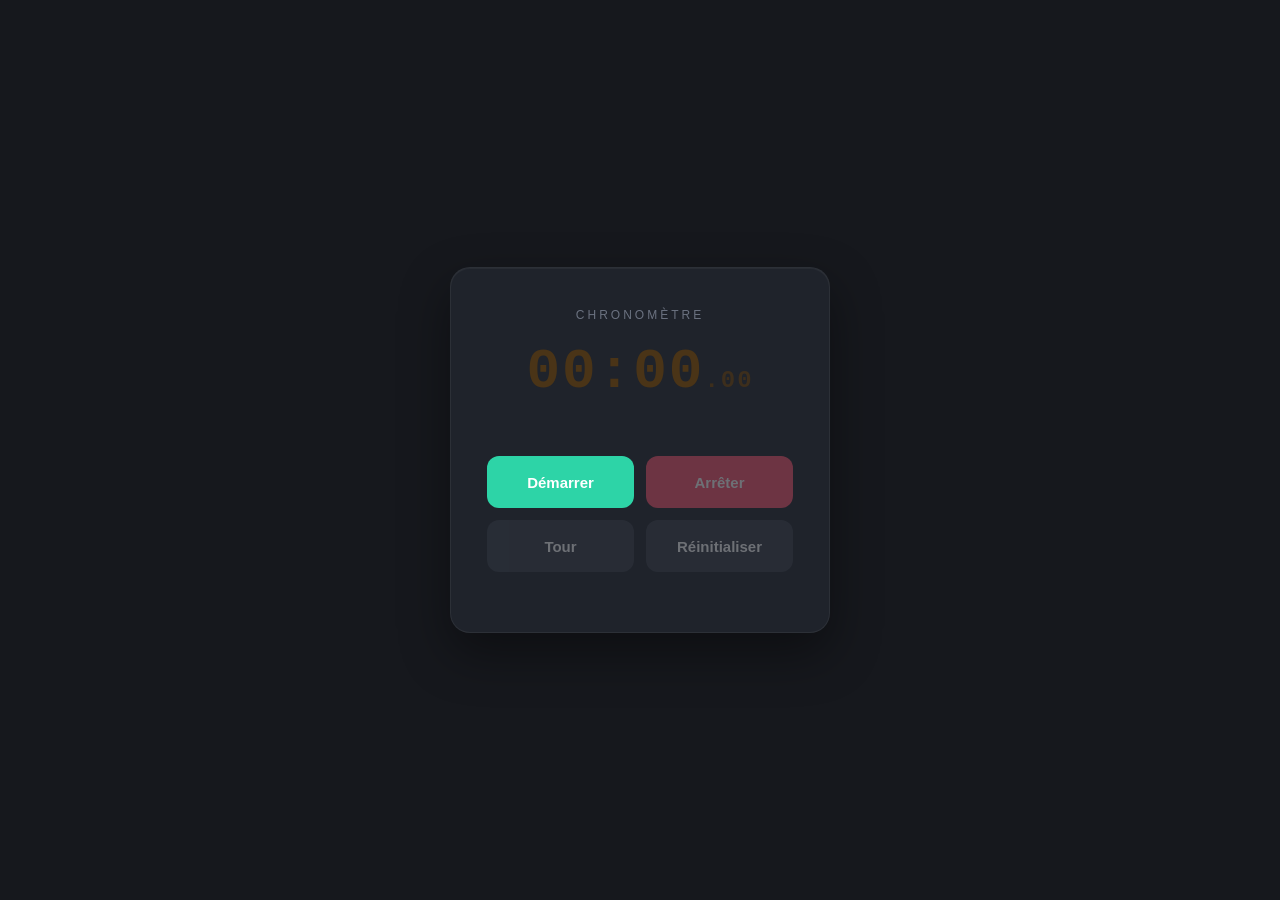
<file: index.html>
<!DOCTYPE html>
<html lang="fr">
<head>
<meta charset="UTF-8"><!-- Encodage UTF-8 pour les caractères accentués -->
<meta name="viewport" content="width=device-width, initial-scale=1.0, maximum-scale=1.0, user-scalable=no, viewport-fit=cover"><!-- Réglages pour mobile / responsive, empêche le zoom (user-scalable=no) -->
<title>Chronomètre</title><!-- Titre de l'onglet -->

<!-- PWA -->
<link rel="manifest" href="manifest.json"><!-- Fichier manifest pour PWA -->
<meta name="theme-color" content="#16181d"><!-- Couleur du thème pour navigateurs / barre d'adresse -->
<link rel="icon" href="icon-192.png"><!-- Icône du site -->

<!-- iOS -->
<meta name="apple-mobile-web-app-capable" content="yes"><!-- Permet l'ajout en plein écran sur iOS -->
<meta name="apple-mobile-web-app-status-bar-style" content="black-translucent"><!-- Style de la barre de statut iOS -->
<meta name="apple-mobile-web-app-title" content="Chrono"><!-- Nom affiché sur l'écran d'accueil iOS -->
<link rel="apple-touch-icon" href="icon-192.png"><!-- Icône iOS -->

<style>
  /* Variables de thème réutilisables */
  :root {
    --bg: #16181d;
    --panel: #1f232b;
    --digit: #ff9f1c;
    --digit-dim: #4a3417;
    --start: #2dd4a7;
    --stop: #ff5470;
    --neutral: #3a3f4a;
    --text: #cfd3da;
    --text-dim: #6b7280;
  }

  * { box-sizing: border-box; } /* Box sizing global */

  html, body {
    height: 100%;
    overscroll-behavior: none; /* Prévenir rebonds de scroll sur mobile */
  }

  body {
    margin: 0;
    min-height: 100vh;
    min-height: 100dvh; /* Support des unités dynamiques sur mobile */
    background: var(--bg);
    display: flex;
    align-items: center;
    justify-content: center;
    font-family: -apple-system, BlinkMacSystemFont, "Segoe UI", sans-serif;
    color: var(--text);
    padding: max(24px, env(safe-area-inset-top)) max(24px, env(safe-area-inset-right)) max(24px, env(safe-area-inset-bottom)) max(24px, env(safe-area-inset-left)); /* Respect des safe areas (notch) */
    -webkit-tap-highlight-color: transparent;
    touch-action: manipulation;
  }

  /* Conteneur principal représentant l'appareil / panneau */
  .device {
    background: var(--panel);
    border-radius: 20px;
    padding: 40px 36px;
    width: 100%;
    max-width: 380px;
    box-shadow: 0 20px 50px rgba(0,0,0,0.4), inset 0 1px 0 rgba(255,255,255,0.04);
    border: 1px solid rgba(255,255,255,0.06);
  }

  .label {
    text-align: center;
    font-size: 12px;
    letter-spacing: 3px;
    text-transform: uppercase;
    color: var(--text-dim);
    margin-bottom: 18px;
  }

  /* Affichage du chronomètre (heures:minutes) - police monospace pour alignement */
  .display {
    text-align: center;
    font-family: "Courier New", monospace;
    font-size: 56px;
    font-weight: 700;
    letter-spacing: 2px;
    color: var(--digit-dim);
    text-shadow: none;
    transition: color 0.15s, text-shadow 0.15s;
    margin-bottom: 8px;
    font-variant-numeric: tabular-nums; /* chiffres à largeur fixe */
  }

  .display.running {
    color: var(--digit); /* Couleur et halo quand en cours */
    text-shadow: 0 0 18px rgba(255, 159, 28, 0.55);
  }

  .ms {
    font-size: 24px;
    opacity: 0.7; /* Millisecondes légèrement atténuées */
  }

  .status {
    text-align: center;
    font-size: 12px;
    color: var(--text-dim);
    margin-bottom: 28px;
    height: 16px; /* Réserve d'espace pour le statut (En cours / En pause) */
  }

  .status.live { color: var(--start); } /* Couleur quand actif */

  .controls {
    display: grid;
    grid-template-columns: 1fr 1fr;
    gap: 12px;
    margin-bottom: 20px;
  }

  /* Styles généraux des boutons */
  button {
    border: none;
    border-radius: 12px;
    padding: 16px 0;
    min-height: 52px;
    font-size: 15px;
    font-weight: 600;
    cursor: pointer;
    color: white;
    transition: transform 0.08s, filter 0.15s;
    font-family: inherit;
    -webkit-tap-highlight-color: transparent;
  }

  button:active { transform: scale(0.96); }
  button:disabled { opacity: 0.35; cursor: not-allowed; }
  button:not(:disabled):hover { filter: brightness(1.1); }

  /* Boutons spécifiques */
  #startBtn { background: var(--start); }
  #stopBtn { background: var(--stop); }
  #lapBtn { background: var(--neutral); grid-column: span 1; }
  #resetBtn { background: var(--neutral); grid-column: span 1; }

  /* Liste des tours */
  .laps {
    max-height: 160px;
    overflow-y: auto;
    border-top: 1px solid rgba(255,255,255,0.08);
    padding-top: 12px;
  }

  .laps:empty { display: none; } /* Masquer si vide */

  .lap-row {
    display: flex;
    justify-content: space-between;
    font-family: "Courier New", monospace;
    font-size: 13px;
    padding: 6px 4px;
    color: var(--text-dim);
    border-bottom: 1px solid rgba(255,255,255,0.04);
  }

  .lap-row span:first-child { color: var(--text); } /* Le label (Tour n) plus visible */

  .laps::-webkit-scrollbar { width: 6px; }
  .laps::-webkit-scrollbar-thumb { background: var(--neutral); border-radius: 3px; }

  @media (max-width: 360px) {
    .device { padding: 28px 22px; }
    .display { font-size: 44px; }
    .ms { font-size: 20px; }
  }
</style>
</head>
<body>

<div class="device">
  <!-- Titre / label de l'app -->
  <div class="label">Chronomètre</div>

  <!-- Affichage principal du temps; l'ID est utilisé par le script pour mettre à jour -->
  <div class="display" id="display">00:00<span class="ms">.00</span></div>

  <!-- Zone de statut: vide par défaut, mise à jour par le script -->
  <div class="status" id="status"></div>

  <!-- Contrôles (Démarrer / Arrêter / Tour / Réinitialiser) -->
  <div class="controls">
    <button id="startBtn">Démarrer</button><!-- Démarre ou reprend le chronomètre -->
    <button id="stopBtn" disabled>Arrêter</button><!-- Arrête / met en pause -->
    <button id="lapBtn" disabled>Tour</button><!-- Enregistre un tour (lap) -->
    <button id="resetBtn" disabled>Réinitialiser</button><!-- Remet à zéro -->
  </div>

  <!-- Conteneur des tours enregistrés; rempli dynamiquement -->
  <div class="laps" id="laps"></div>
</div>

<script>
  // Récupération des éléments du DOM
  const display = document.getElementById('display');
  const status = document.getElementById('status');
  const startBtn = document.getElementById('startBtn');
  const stopBtn = document.getElementById('stopBtn');
  const lapBtn = document.getElementById('lapBtn');
  const resetBtn = document.getElementById('resetBtn');
  const lapsEl = document.getElementById('laps');

  // Variables de l'état du chronomètre
  let startTime = 0;   // timestamp quand le chrono a été (re)démarré (performance.now)
  let elapsed = 0;     // temps accumulé en ms lors des pauses
  let timerId = null;  // identifiant du requestAnimationFrame quand en cours
  let lapCount = 0;    // compteur de tours

  // Formatteur: convertit des millisecondes en { main: "MM:SS", ms: "CS" }
  // Note: la précision affichée est en centièmes (cs = centièmes de seconde)
  function format(ms) {
    const totalCs = Math.floor(ms / 10); // centièmes de seconde
    const cs = totalCs % 100;
    const totalSec = Math.floor(totalCs / 100);
    const sec = totalSec % 60;
    const min = Math.floor(totalSec / 60);
    const pad = (n, l = 2) => String(n).padStart(l, '0');
    return { main: `${pad(min)}:${pad(sec)}`, ms: pad(cs) };
  }

  // Met à jour l'affichage en lisant le temps courant
  function render() {
    // Si timerId est actif, on calcule le temps courant (elapsed + delta depuis startTime)
    const now = elapsed + (timerId ? performance.now() - startTime : 0);
    const { main, ms } = format(now);
    display.innerHTML = `${main}<span class="ms">.${ms}</span>`; // mise à jour HTML
  }

  // Boucle d'animation / mise à jour continue via requestAnimationFrame
  function tick() {
    render();
    timerId = requestAnimationFrame(tick);
  }

  // Événement: clic sur "Démarrer" / "Reprendre"
  startBtn.addEventListener('click', () => {
    startTime = performance.now(); // point de départ pour ce segment
    timerId = requestAnimationFrame(tick); // lance la boucle
    display.classList.add('running'); // style visuel "en cours"
    status.textContent = 'En cours';
    status.classList.add('live');
    startBtn.disabled = true;
    stopBtn.disabled = false;
    lapBtn.disabled = false;
    resetBtn.disabled = true; // reset non disponible pendant la course
  });

  // Événement: clic sur "Arrêter" (met en pause)
  stopBtn.addEventListener('click', () => {
    cancelAnimationFrame(timerId); // stop boucle
    elapsed += performance.now() - startTime; // accumule la durée du segment en cours
    timerId = null;
    display.classList.remove('running');
    status.textContent = 'En pause';
    status.classList.remove('live');
    startBtn.disabled = false;
    startBtn.textContent = 'Reprendre'; // changer le libellé pour reprendre
    stopBtn.disabled = true;
    lapBtn.disabled = true;
    resetBtn.disabled = false; // autoriser la réinitialisation quand en pause
  });

  // Événement: clic sur "Tour" (enregistre un laps)
  lapBtn.addEventListener('click', () => {
    lapCount++;
    const now = elapsed + (performance.now() - startTime); // temps courant total
    const { main, ms } = format(now);
    const row = document.createElement('div');
    row.className = 'lap-row';
    row.innerHTML = `<span>Tour ${lapCount}</span><span>${main}.${ms}</span>`; // format "Tour N  MM:SS.CS"
    lapsEl.prepend(row); // ajoute en haut de la liste
  });

  // Événement: clic sur "Réinitialiser" (remet tout à zéro)
  resetBtn.addEventListener('click', () => {
    elapsed = 0;
    lapCount = 0;
    lapsEl.innerHTML = ''; // vide la liste des tours
    display.innerHTML = '00:00<span class="ms">.00</span>'; // affichage par défaut
    status.textContent = '';
    startBtn.textContent = 'Démarrer'; // remettre le libellé initial
    startBtn.disabled = false;
    stopBtn.disabled = true;
    lapBtn.disabled = true;
    resetBtn.disabled = true;
  });

  // Enregistrement du service worker si supporté (pour PWA / offline)
  if ('serviceWorker' in navigator) {
    window.addEventListener('load', () => {
      navigator.serviceWorker.register('sw.js').catch(() => {}); // erreur silencieuse si échec
    });
  }
</script>

</body>
</html>
</file>
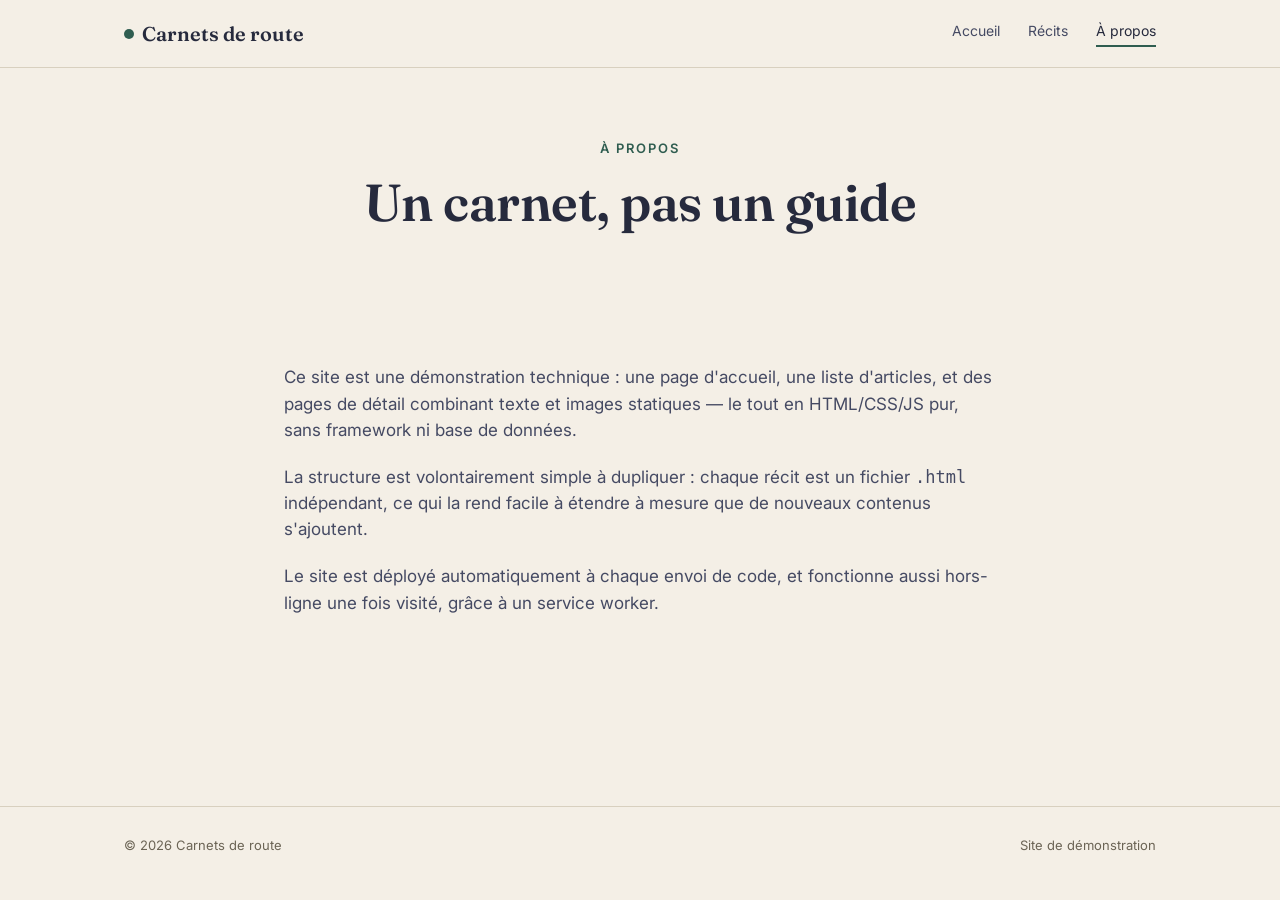
<file: a-propos.html>
<!DOCTYPE html>
<html lang="fr">
<head>
<meta charset="UTF-8">
<meta name="viewport" content="width=device-width, initial-scale=1.0, viewport-fit=cover">
<title>À propos — Carnets de route</title>

<link rel="manifest" href="manifest.json">
<meta name="theme-color" content="#f4efe6">
<link rel="apple-touch-icon" href="icon-192.png">
<link rel="icon" href="icon-192.png">

<link rel="preconnect" href="https://fonts.googleapis.com">
<link rel="preconnect" href="https://fonts.gstatic.com" crossorigin>
<link href="https://fonts.googleapis.com/css2?family=Fraunces:opsz,wght@9..144,500;9..144,600&family=Inter:wght@400;500;600&display=swap" rel="stylesheet">
<link rel="stylesheet" href="style.css">
</head>
<body>

<header class="site">
  <div class="nav-row">
    <a href="index.html" class="brand"><span class="mark"></span> Carnets de route</a>
    <nav class="links">
      <a href="index.html">Accueil</a>
      <a href="recits.html">Récits</a>
      <a href="a-propos.html">À propos</a>
    </nav>
    <button class="menu-toggle" aria-label="Ouvrir le menu" aria-expanded="false">
      <span></span><span></span><span></span>
    </button>
  </div>
</header>

<div class="article-header" style="padding-top: 70px;">
  <div class="meta">À propos</div>
  <h1>Un carnet, pas un guide</h1>
</div>

<div class="about-body">
  <p>Ce site est une démonstration technique : une page d'accueil, une liste d'articles, et des pages de détail combinant texte et images statiques — le tout en HTML/CSS/JS pur, sans framework ni base de données.</p>
  <p>La structure est volontairement simple à dupliquer : chaque récit est un fichier <code>.html</code> indépendant, ce qui la rend facile à étendre à mesure que de nouveaux contenus s'ajoutent.</p>
  <p>Le site est déployé automatiquement à chaque envoi de code, et fonctionne aussi hors-ligne une fois visité, grâce à un service worker.</p>
</div>

<footer class="site">
  <div class="wrap">
    <span>© 2026 Carnets de route</span>
    <span>Site de démonstration</span>
  </div>
</footer>

<script src="script.js"></script>
</body>
</html>
</file>
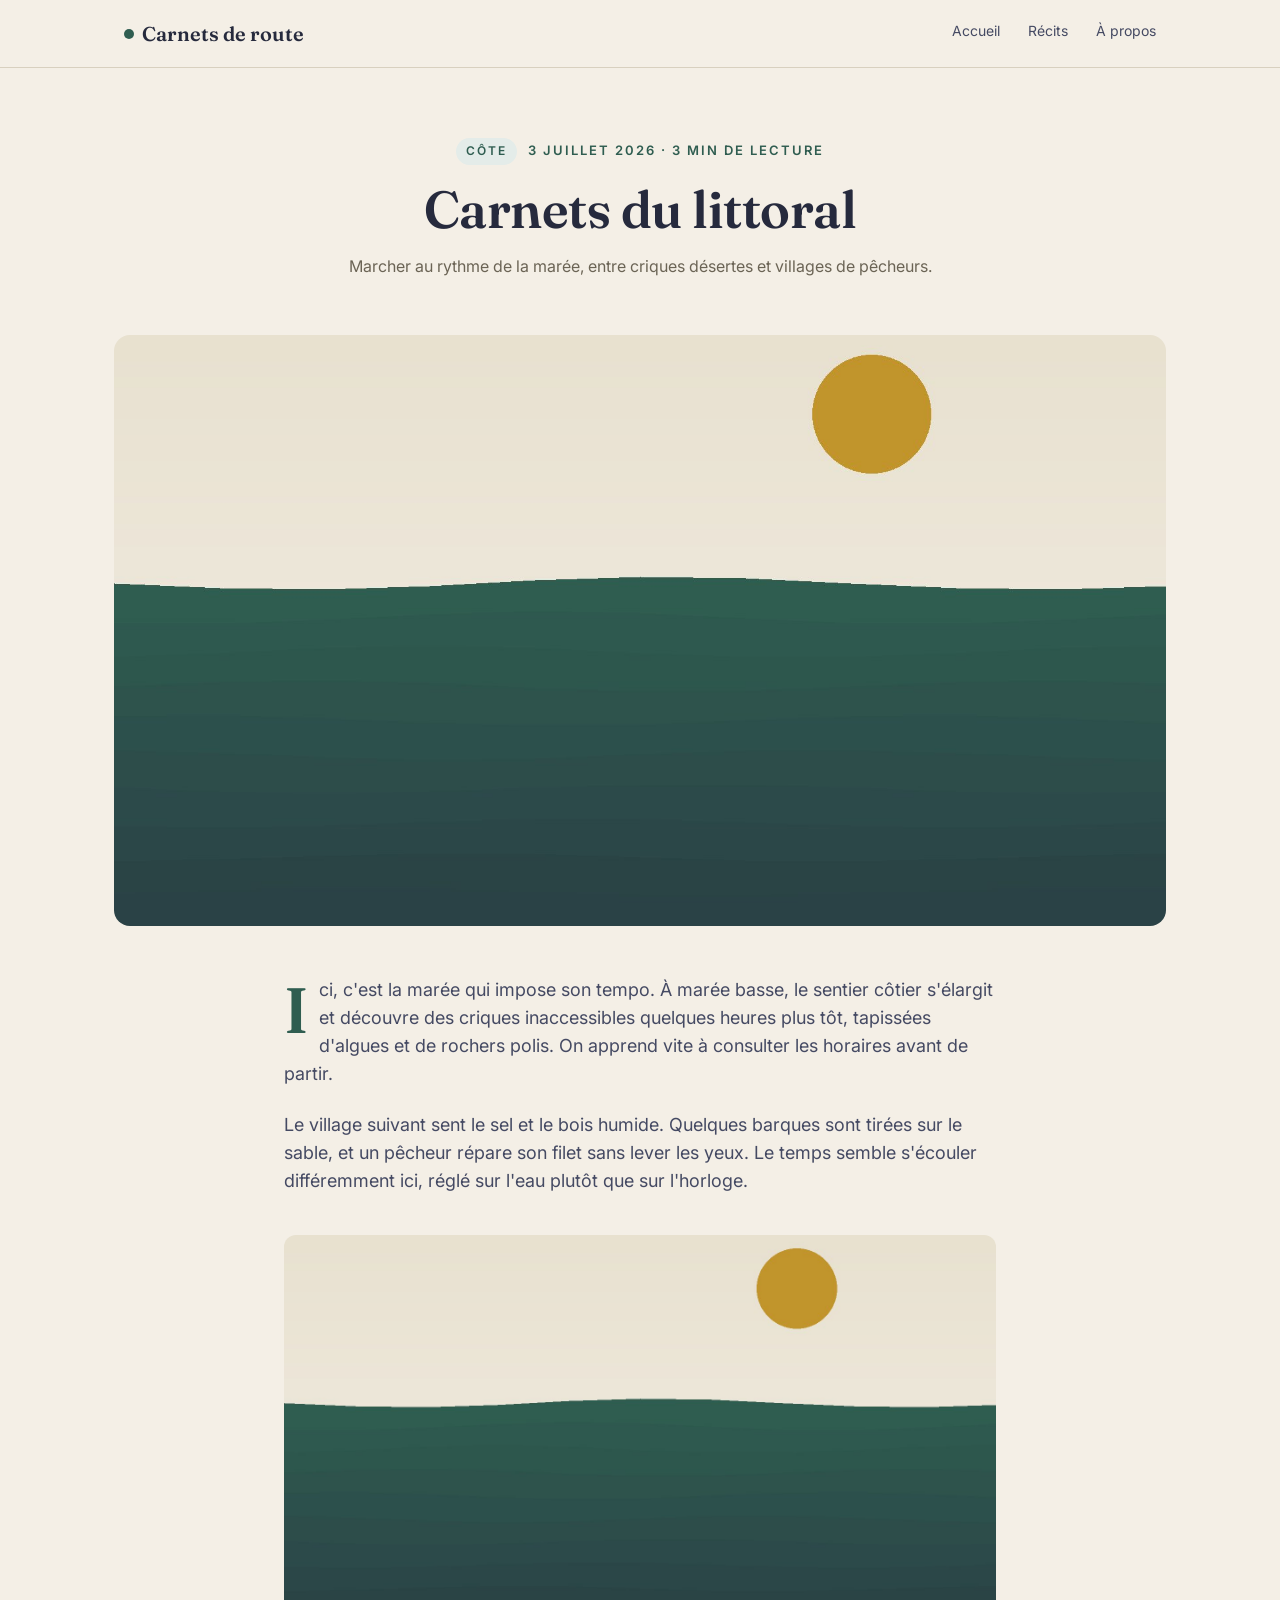
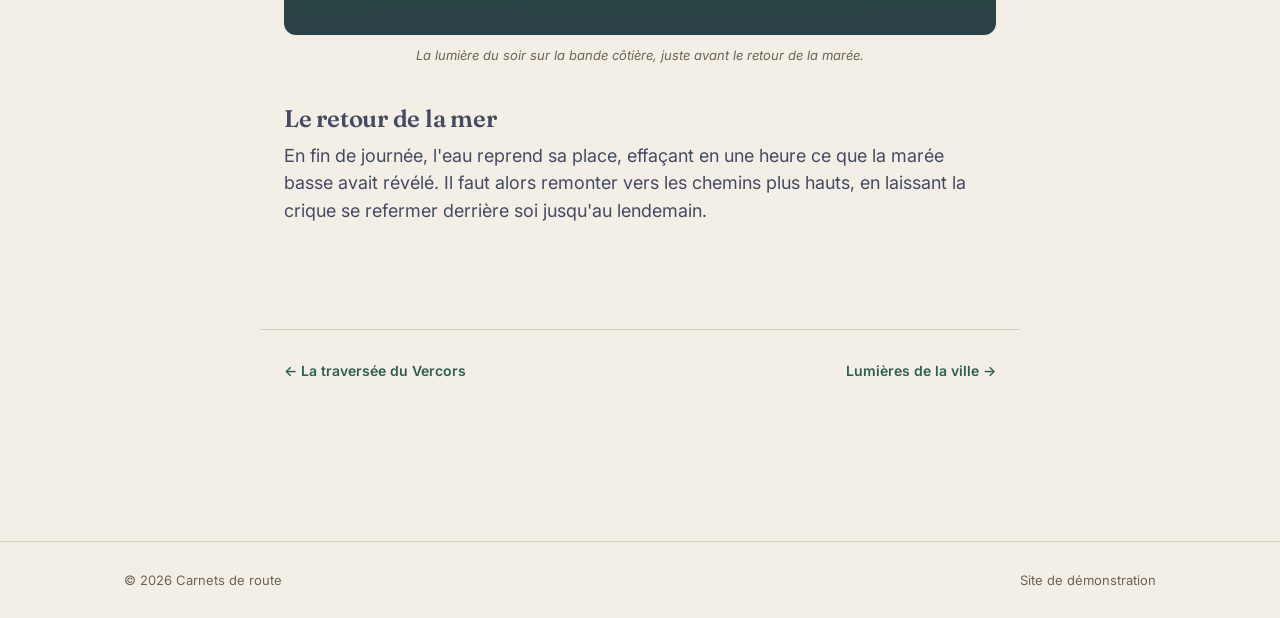
<file: recit-littoral.html>
<!DOCTYPE html>
<html lang="fr">
<head>
<meta charset="UTF-8">
<meta name="viewport" content="width=device-width, initial-scale=1.0, viewport-fit=cover">
<title>Carnets du littoral — Carnets de route</title>

<link rel="manifest" href="manifest.json">
<meta name="theme-color" content="#f4efe6">
<link rel="apple-touch-icon" href="icon-192.png">
<link rel="icon" href="icon-192.png">

<link rel="preconnect" href="https://fonts.googleapis.com">
<link rel="preconnect" href="https://fonts.gstatic.com" crossorigin>
<link href="https://fonts.googleapis.com/css2?family=Fraunces:opsz,wght@9..144,500;9..144,600&family=Inter:wght@400;500;600&display=swap" rel="stylesheet">
<link rel="stylesheet" href="style.css">
</head>
<body>

<header class="site">
  <div class="nav-row">
    <a href="index.html" class="brand"><span class="mark"></span> Carnets de route</a>
    <nav class="links">
      <a href="index.html">Accueil</a>
      <a href="recits.html">Récits</a>
      <a href="a-propos.html">À propos</a>
    </nav>
    <button class="menu-toggle" aria-label="Ouvrir le menu" aria-expanded="false">
      <span></span><span></span><span></span>
    </button>
  </div>
</header>

<article>
  <div class="article-header">
    <div class="meta"><span class="tag">Côte</span> 3 juillet 2026 · 3 min de lecture</div>
    <h1>Carnets du littoral</h1>
    <p class="sub">Marcher au rythme de la marée, entre criques désertes et villages de pêcheurs.</p>
  </div>

  <div class="article-hero">
    <img src="img/recit-littoral.jpg" alt="Vagues et lumière dorée sur le littoral">
  </div>

  <div class="article-body">
    <p>Ici, c'est la marée qui impose son tempo. À marée basse, le sentier côtier s'élargit et découvre des criques inaccessibles quelques heures plus tôt, tapissées d'algues et de rochers polis. On apprend vite à consulter les horaires avant de partir.</p>

    <p>Le village suivant sent le sel et le bois humide. Quelques barques sont tirées sur le sable, et un pêcheur répare son filet sans lever les yeux. Le temps semble s'écouler différemment ici, réglé sur l'eau plutôt que sur l'horloge.</p>

    <figure>
      <img src="img/recit-littoral.jpg" alt="Bande côtière au coucher du soleil">
      <figcaption>La lumière du soir sur la bande côtière, juste avant le retour de la marée.</figcaption>
    </figure>

    <h2>Le retour de la mer</h2>
    <p>En fin de journée, l'eau reprend sa place, effaçant en une heure ce que la marée basse avait révélé. Il faut alors remonter vers les chemins plus hauts, en laissant la crique se refermer derrière soi jusqu'au lendemain.</p>
  </div>

  <nav class="article-nav">
    <a href="recit-vercors.html">← La traversée du Vercors</a>
    <a href="recit-ville.html">Lumières de la ville →</a>
  </nav>
</article>

<footer class="site">
  <div class="wrap">
    <span>© 2026 Carnets de route</span>
    <span>Site de démonstration</span>
  </div>
</footer>

<script src="script.js"></script>
</body>
</html>
</file>
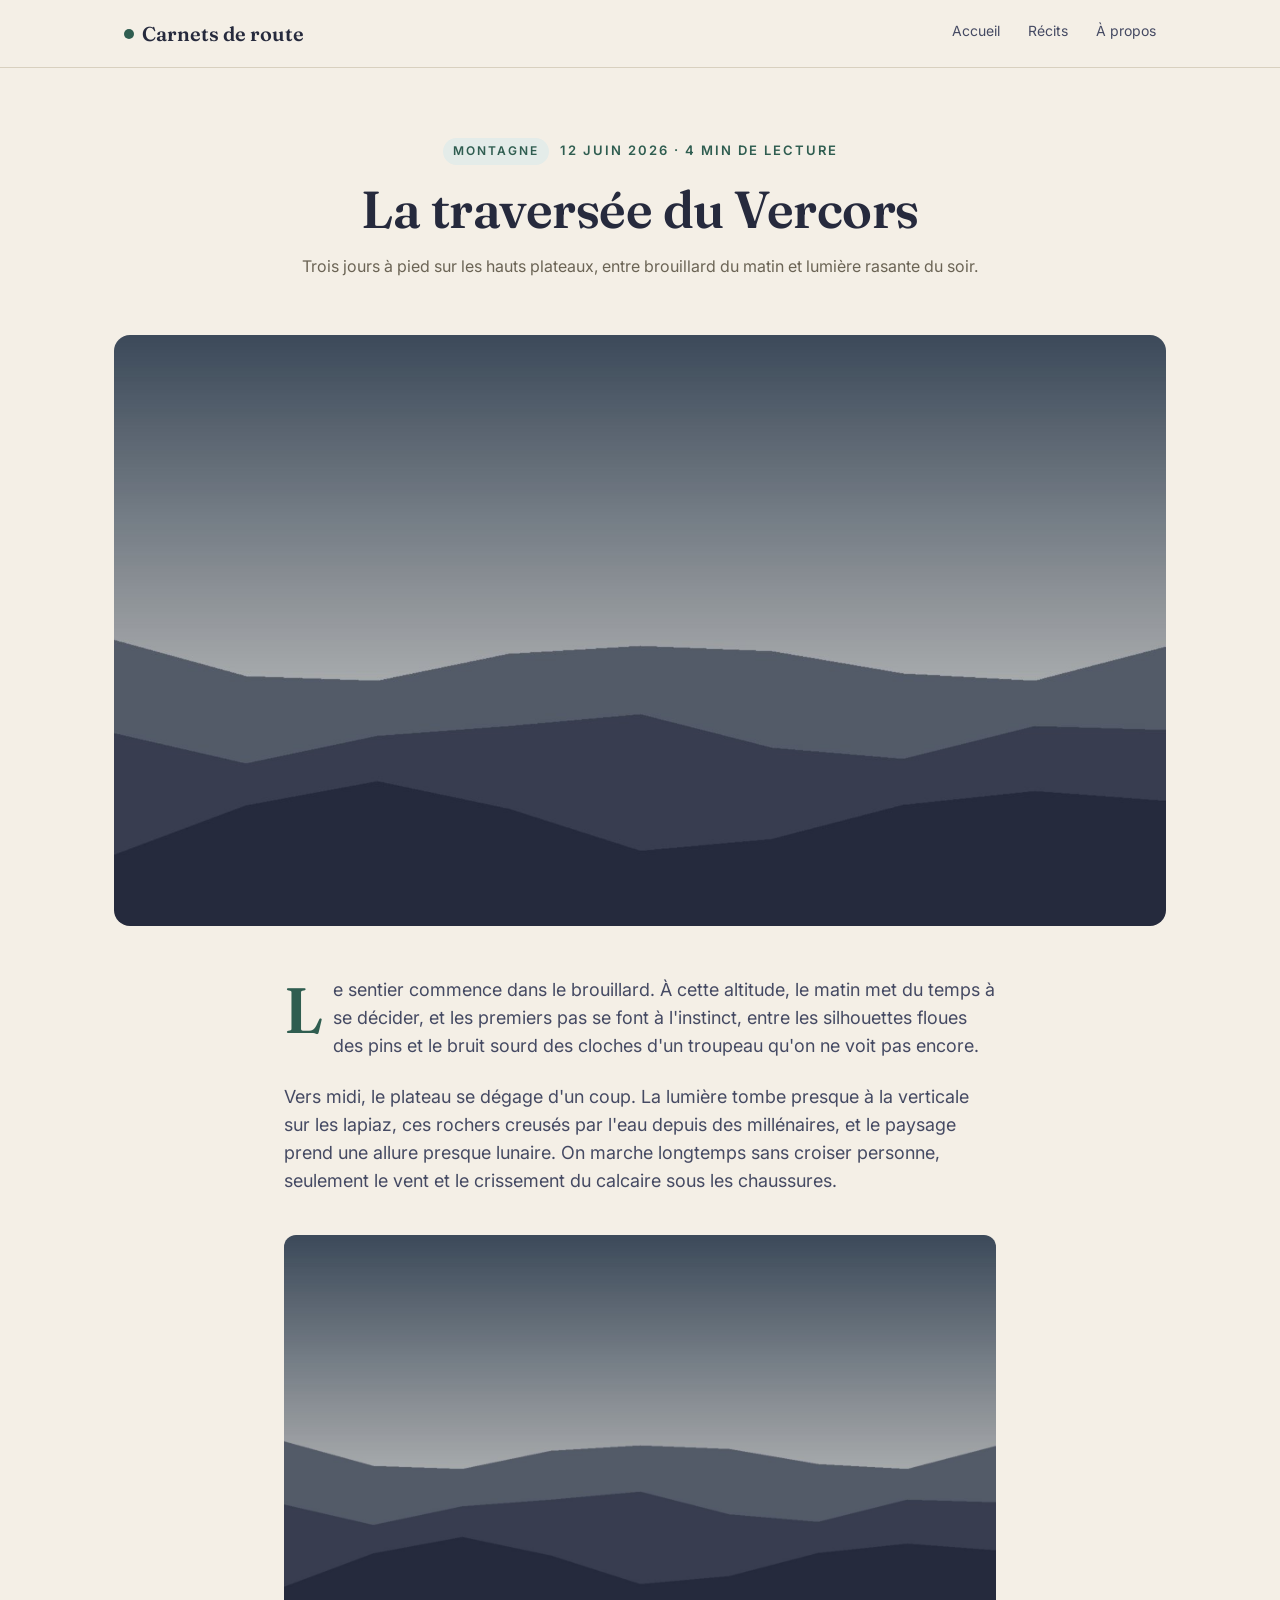
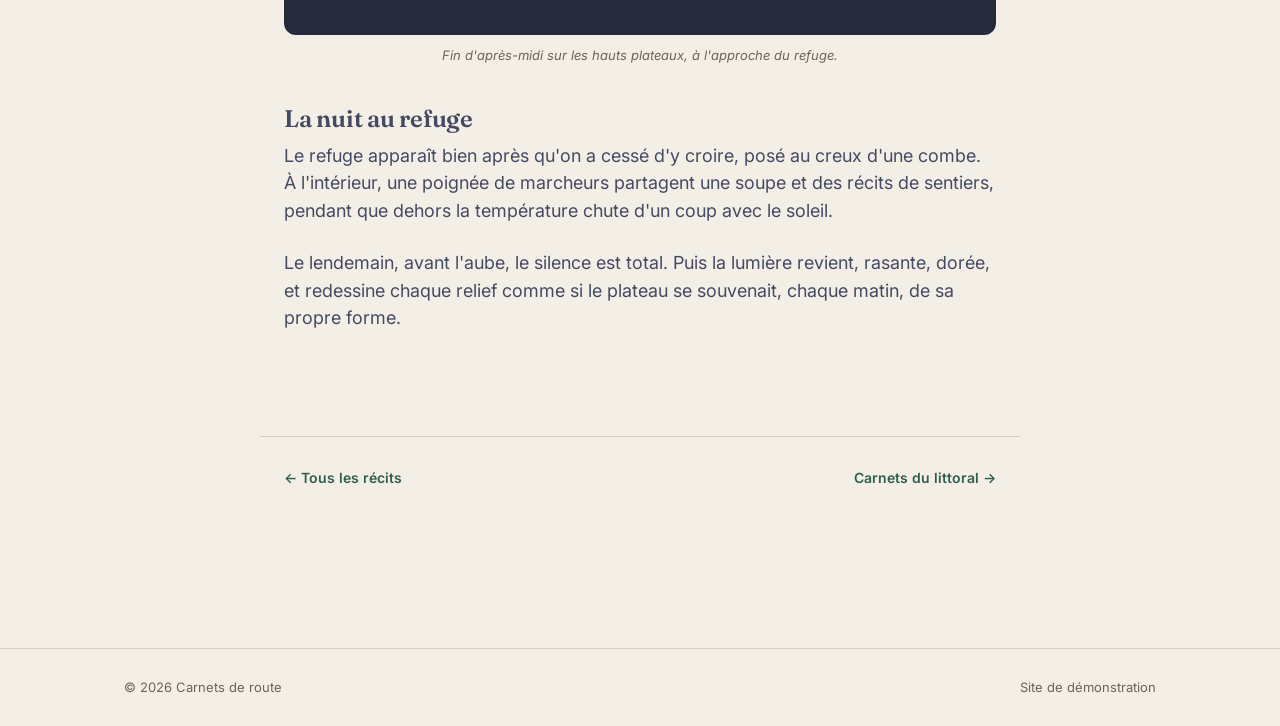
<file: recit-vercors.html>
<!DOCTYPE html>
<html lang="fr">
<head>
<meta charset="UTF-8">
<meta name="viewport" content="width=device-width, initial-scale=1.0, viewport-fit=cover">
<title>La traversée du Vercors — Carnets de route</title>

<link rel="manifest" href="manifest.json">
<meta name="theme-color" content="#f4efe6">
<link rel="apple-touch-icon" href="icon-192.png">
<link rel="icon" href="icon-192.png">

<link rel="preconnect" href="https://fonts.googleapis.com">
<link rel="preconnect" href="https://fonts.gstatic.com" crossorigin>
<link href="https://fonts.googleapis.com/css2?family=Fraunces:opsz,wght@9..144,500;9..144,600&family=Inter:wght@400;500;600&display=swap" rel="stylesheet">
<link rel="stylesheet" href="style.css">
</head>
<body>

<header class="site">
  <div class="nav-row">
    <a href="index.html" class="brand"><span class="mark"></span> Carnets de route</a>
    <nav class="links">
      <a href="index.html">Accueil</a>
      <a href="recits.html">Récits</a>
      <a href="a-propos.html">À propos</a>
    </nav>
    <button class="menu-toggle" aria-label="Ouvrir le menu" aria-expanded="false">
      <span></span><span></span><span></span>
    </button>
  </div>
</header>

<article>
  <div class="article-header">
    <div class="meta"><span class="tag">Montagne</span> 12 juin 2026 · 4 min de lecture</div>
    <h1>La traversée du Vercors</h1>
    <p class="sub">Trois jours à pied sur les hauts plateaux, entre brouillard du matin et lumière rasante du soir.</p>
  </div>

  <div class="article-hero">
    <img src="img/recit-vercors.jpg" alt="Crêtes du Vercors au lever du jour">
  </div>

  <div class="article-body">
    <p>Le sentier commence dans le brouillard. À cette altitude, le matin met du temps à se décider, et les premiers pas se font à l'instinct, entre les silhouettes floues des pins et le bruit sourd des cloches d'un troupeau qu'on ne voit pas encore.</p>

    <p>Vers midi, le plateau se dégage d'un coup. La lumière tombe presque à la verticale sur les lapiaz, ces rochers creusés par l'eau depuis des millénaires, et le paysage prend une allure presque lunaire. On marche longtemps sans croiser personne, seulement le vent et le crissement du calcaire sous les chaussures.</p>

    <figure>
      <img src="img/recit-vercors.jpg" alt="Lumière du soir sur les crêtes">
      <figcaption>Fin d'après-midi sur les hauts plateaux, à l'approche du refuge.</figcaption>
    </figure>

    <h2>La nuit au refuge</h2>
    <p>Le refuge apparaît bien après qu'on a cessé d'y croire, posé au creux d'une combe. À l'intérieur, une poignée de marcheurs partagent une soupe et des récits de sentiers, pendant que dehors la température chute d'un coup avec le soleil.</p>

    <p>Le lendemain, avant l'aube, le silence est total. Puis la lumière revient, rasante, dorée, et redessine chaque relief comme si le plateau se souvenait, chaque matin, de sa propre forme.</p>
  </div>

  <nav class="article-nav">
    <a href="recits.html">← Tous les récits</a>
    <a href="recit-littoral.html">Carnets du littoral →</a>
  </nav>
</article>

<footer class="site">
  <div class="wrap">
    <span>© 2026 Carnets de route</span>
    <span>Site de démonstration</span>
  </div>
</footer>

<script src="script.js"></script>
</body>
</html>
</file>
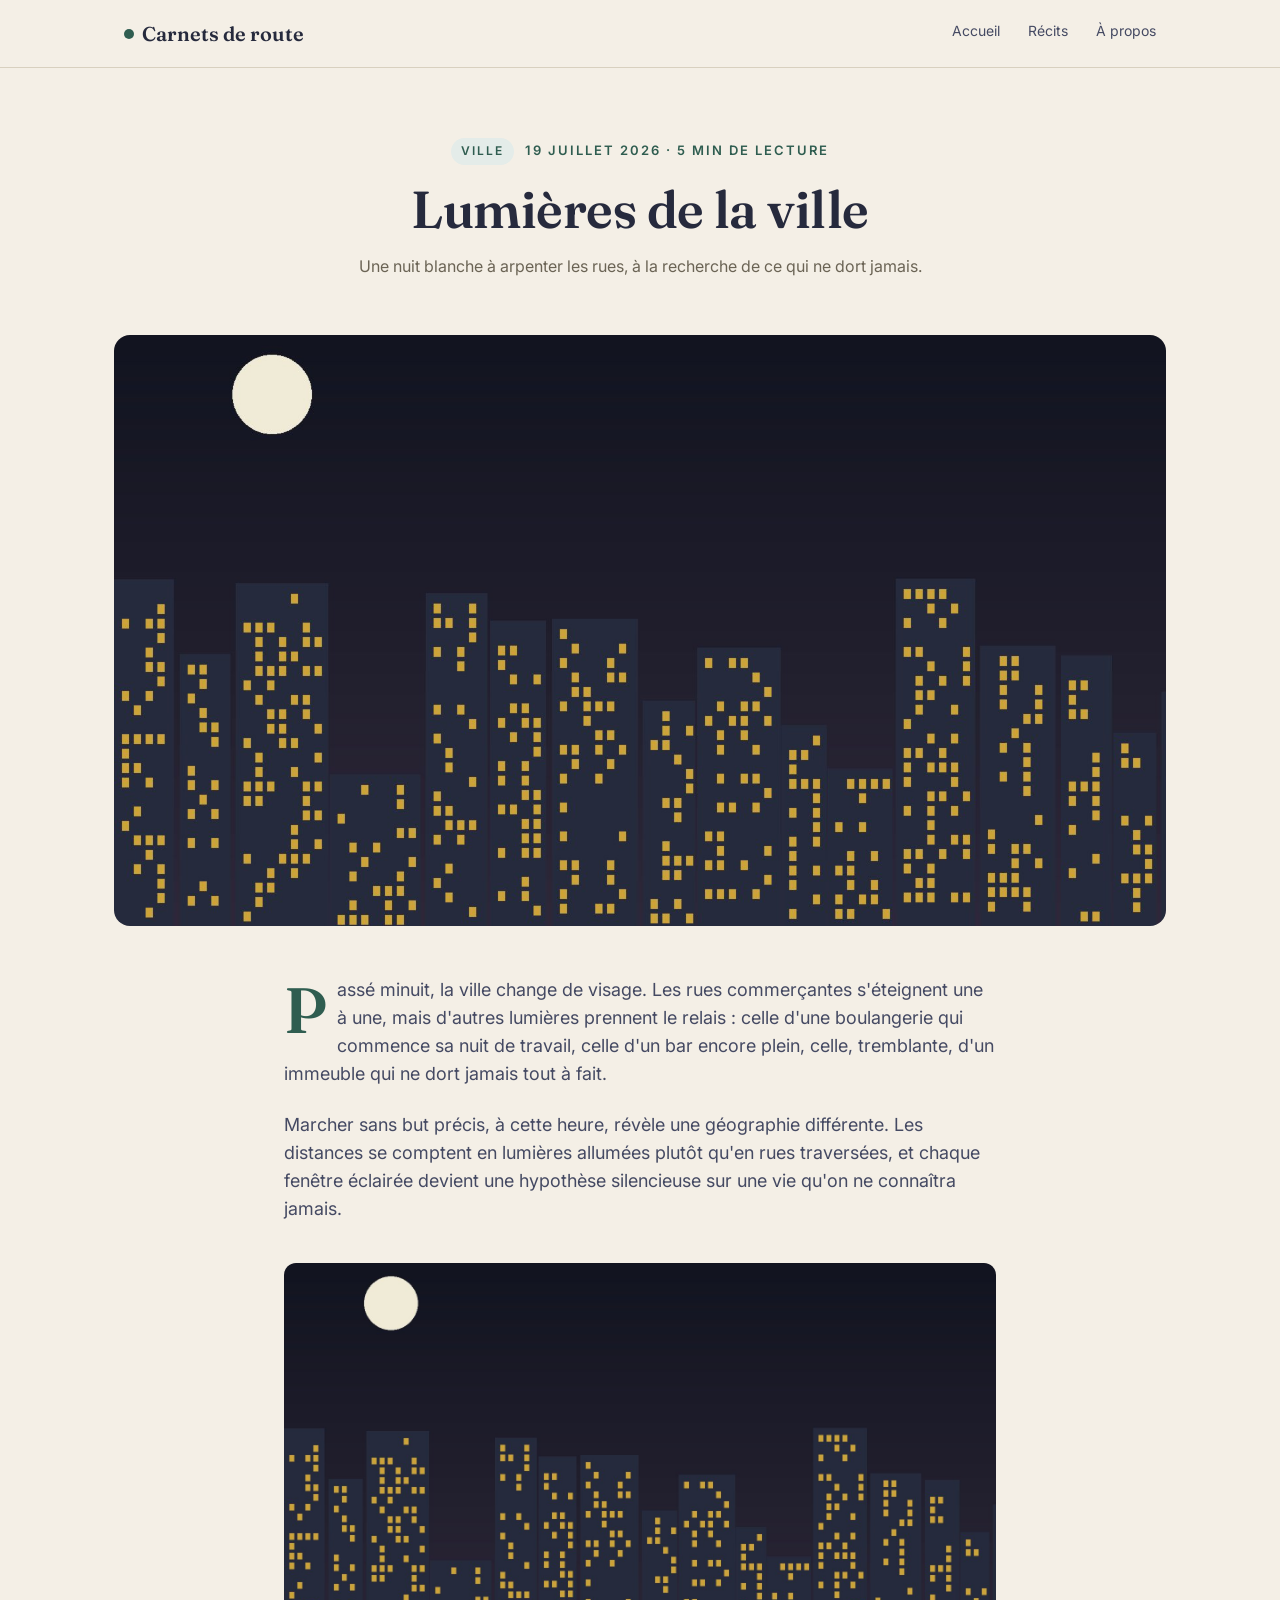
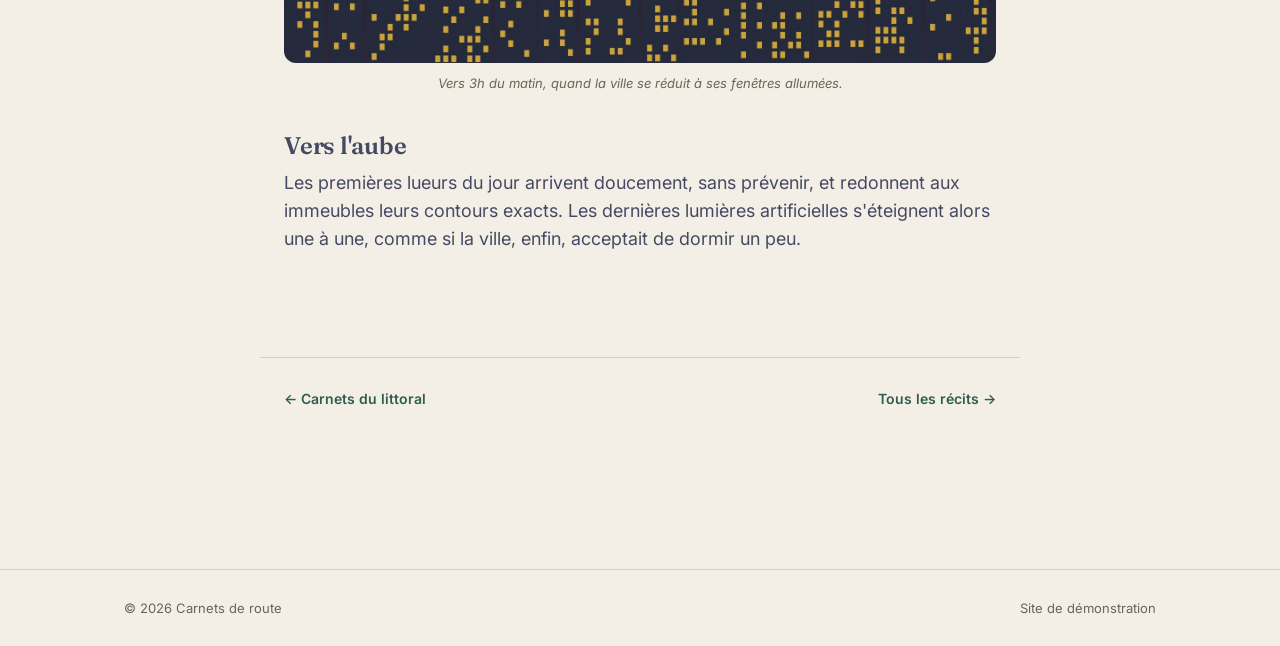
<file: recit-ville.html>
<!DOCTYPE html>
<html lang="fr">
<head>
<meta charset="UTF-8">
<meta name="viewport" content="width=device-width, initial-scale=1.0, viewport-fit=cover">
<title>Lumières de la ville — Carnets de route</title>

<link rel="manifest" href="manifest.json">
<meta name="theme-color" content="#f4efe6">
<link rel="apple-touch-icon" href="icon-192.png">
<link rel="icon" href="icon-192.png">

<link rel="preconnect" href="https://fonts.googleapis.com">
<link rel="preconnect" href="https://fonts.gstatic.com" crossorigin>
<link href="https://fonts.googleapis.com/css2?family=Fraunces:opsz,wght@9..144,500;9..144,600&family=Inter:wght@400;500;600&display=swap" rel="stylesheet">
<link rel="stylesheet" href="style.css">
</head>
<body>

<header class="site">
  <div class="nav-row">
    <a href="index.html" class="brand"><span class="mark"></span> Carnets de route</a>
    <nav class="links">
      <a href="index.html">Accueil</a>
      <a href="recits.html">Récits</a>
      <a href="a-propos.html">À propos</a>
    </nav>
    <button class="menu-toggle" aria-label="Ouvrir le menu" aria-expanded="false">
      <span></span><span></span><span></span>
    </button>
  </div>
</header>

<article>
  <div class="article-header">
    <div class="meta"><span class="tag">Ville</span> 19 juillet 2026 · 5 min de lecture</div>
    <h1>Lumières de la ville</h1>
    <p class="sub">Une nuit blanche à arpenter les rues, à la recherche de ce qui ne dort jamais.</p>
  </div>

  <div class="article-hero">
    <img src="img/recit-ville.jpg" alt="Skyline urbaine de nuit">
  </div>

  <div class="article-body">
    <p>Passé minuit, la ville change de visage. Les rues commerçantes s'éteignent une à une, mais d'autres lumières prennent le relais : celle d'une boulangerie qui commence sa nuit de travail, celle d'un bar encore plein, celle, tremblante, d'un immeuble qui ne dort jamais tout à fait.</p>

    <p>Marcher sans but précis, à cette heure, révèle une géographie différente. Les distances se comptent en lumières allumées plutôt qu'en rues traversées, et chaque fenêtre éclairée devient une hypothèse silencieuse sur une vie qu'on ne connaîtra jamais.</p>

    <figure>
      <img src="img/recit-ville.jpg" alt="Immeubles éclairés dans la nuit">
      <figcaption>Vers 3h du matin, quand la ville se réduit à ses fenêtres allumées.</figcaption>
    </figure>

    <h2>Vers l'aube</h2>
    <p>Les premières lueurs du jour arrivent doucement, sans prévenir, et redonnent aux immeubles leurs contours exacts. Les dernières lumières artificielles s'éteignent alors une à une, comme si la ville, enfin, acceptait de dormir un peu.</p>
  </div>

  <nav class="article-nav">
    <a href="recit-littoral.html">← Carnets du littoral</a>
    <a href="recits.html">Tous les récits →</a>
  </nav>
</article>

<footer class="site">
  <div class="wrap">
    <span>© 2026 Carnets de route</span>
    <span>Site de démonstration</span>
  </div>
</footer>

<script src="script.js"></script>
</body>
</html>
</file>
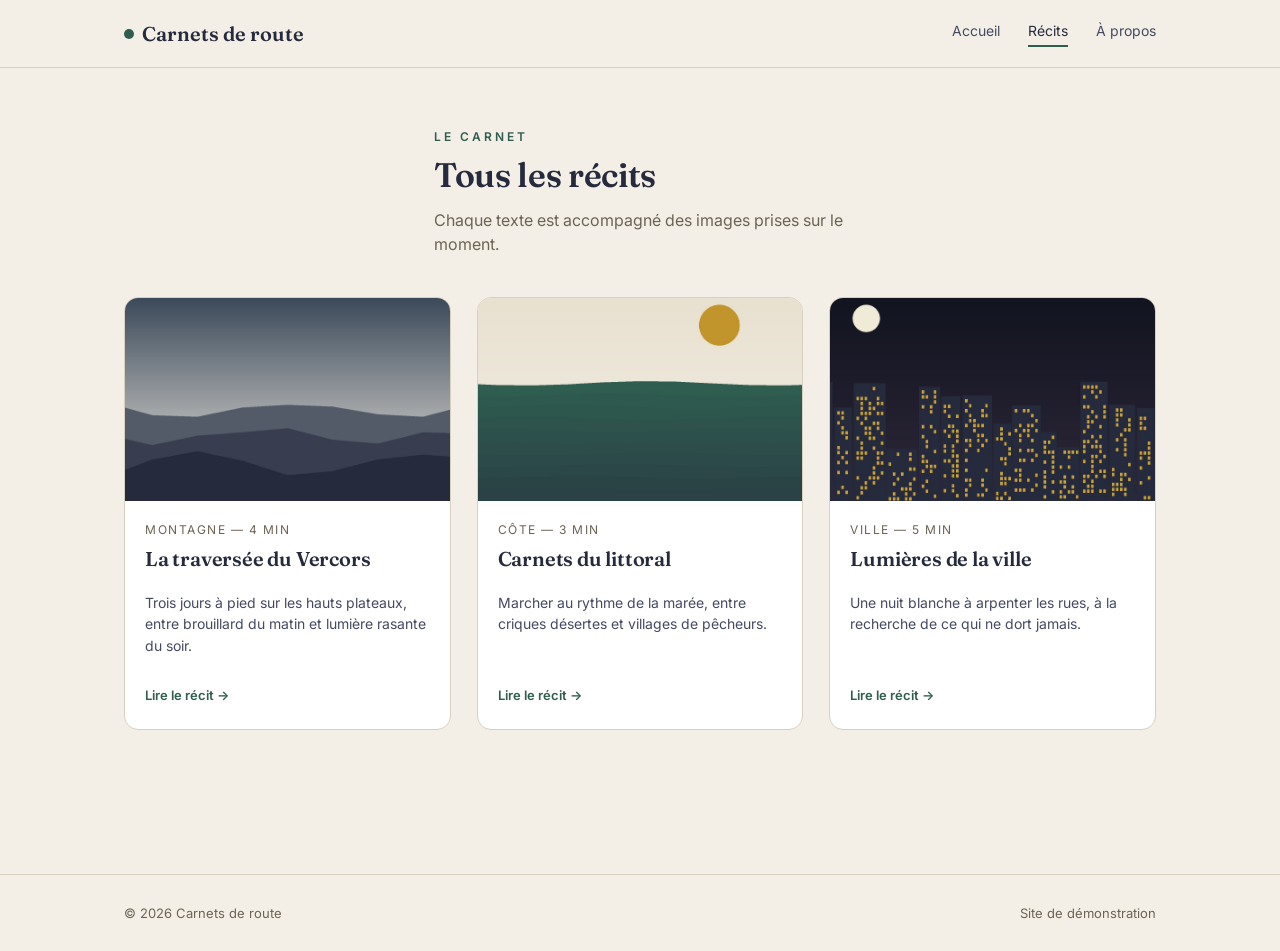
<file: recits.html>
<!DOCTYPE html>
<html lang="fr">
<head>
<meta charset="UTF-8">
<meta name="viewport" content="width=device-width, initial-scale=1.0, viewport-fit=cover">
<title>Récits — Carnets de route</title>

<link rel="manifest" href="manifest.json">
<meta name="theme-color" content="#f4efe6">
<link rel="apple-touch-icon" href="icon-192.png">
<link rel="icon" href="icon-192.png">

<link rel="preconnect" href="https://fonts.googleapis.com">
<link rel="preconnect" href="https://fonts.gstatic.com" crossorigin>
<link href="https://fonts.googleapis.com/css2?family=Fraunces:opsz,wght@9..144,500;9..144,600&family=Inter:wght@400;500;600&display=swap" rel="stylesheet">
<link rel="stylesheet" href="style.css">
</head>
<body>

<header class="site">
  <div class="nav-row">
    <a href="index.html" class="brand"><span class="mark"></span> Carnets de route</a>
    <nav class="links">
      <a href="index.html">Accueil</a>
      <a href="recits.html">Récits</a>
      <a href="a-propos.html">À propos</a>
    </nav>
    <button class="menu-toggle" aria-label="Ouvrir le menu" aria-expanded="false">
      <span></span><span></span><span></span>
    </button>
  </div>
</header>

<section class="section" style="padding-top: 60px;">
  <div class="section-head wrap">
    <div class="eyebrow">Le carnet</div>
    <h2>Tous les récits</h2>
    <p>Chaque texte est accompagné des images prises sur le moment.</p>
  </div>
  
  <!-- LISTE DES RECITS, A ACTUALISER A CHAQUE FOIS-->
  <div class="card-grid">
    <a class="card" href="recit-vercors.html">
      <div class="thumb"><img src="img/recit-vercors.jpg" alt="Crêtes du Vercors au lever du jour"></div>
      <div class="body">
        <div class="meta">Montagne — 4 min</div>
        <h3>La traversée du Vercors</h3>
        <p class="excerpt">Trois jours à pied sur les hauts plateaux, entre brouillard du matin et lumière rasante du soir.</p>
        <span class="read">Lire le récit →</span>
      </div>
    </a>

    <a class="card" href="recit-littoral.html">
      <div class="thumb"><img src="img/recit-littoral.jpg" alt="Vagues et lumière dorée sur le littoral"></div>
      <div class="body">
        <div class="meta">Côte — 3 min</div>
        <h3>Carnets du littoral</h3>
        <p class="excerpt">Marcher au rythme de la marée, entre criques désertes et villages de pêcheurs.</p>
        <span class="read">Lire le récit →</span>
      </div>
    </a>

    <a class="card" href="recit-ville.html">
      <div class="thumb"><img src="img/recit-ville.jpg" alt="Skyline urbaine de nuit"></div>
      <div class="body">
        <div class="meta">Ville — 5 min</div>
        <h3>Lumières de la ville</h3>
        <p class="excerpt">Une nuit blanche à arpenter les rues, à la recherche de ce qui ne dort jamais.</p>
        <span class="read">Lire le récit →</span>
      </div>
    </a>
  </div>
</section>

<footer class="site">
  <div class="wrap">
    <span>© 2026 Carnets de route</span>
    <span>Site de démonstration</span>
  </div>
</footer>

<script src="script.js"></script>
</body>
</html>
</file>
<file: style.css>
/* ===== Tokens ===== */
:root {
  --paper: #f4efe6;
  --paper-raised: #ffffff;
  --ink: #262a3d;
  --ink-soft: #454a63;
  --muted: #6b6455;
  --accent: #2f5d50;
  --accent-soft: #e4ece9;
  --gold: #b8860b;
  --line: #d8d0bf;
  --max-w: 760px;
  --wide-w: 1080px;
}

* { box-sizing: border-box; }

html { scroll-behavior: smooth; }

body {
  margin: 0;
  background: var(--paper);
  color: var(--ink);
  font-family: "Inter", -apple-system, BlinkMacSystemFont, "Segoe UI", sans-serif;
  line-height: 1.55;
  -webkit-font-smoothing: antialiased;
}

h1, h2, h3, .display {
  font-family: "Fraunces", Georgia, serif;
  font-weight: 600;
  line-height: 1.1;
  margin: 0 0 0.4em;
  letter-spacing: -0.01em;
}

a { color: inherit; text-decoration: none; }

img { max-width: 100%; display: block; }

/* ===== Layout helpers ===== */
.wrap { max-width: var(--wide-w); margin: 0 auto; padding: 0 24px; }
.wrap-narrow { max-width: var(--max-w); margin: 0 auto; padding: 0 24px; }

/* ===== Header / nav ===== */
header.site {
  border-bottom: 1px solid var(--line);
  background: var(--paper);
  position: sticky;
  top: 0;
  z-index: 20;
}

.nav-row {
  display: flex;
  align-items: center;
  justify-content: space-between;
  padding: 18px 24px;
  max-width: var(--wide-w);
  margin: 0 auto;
}

.brand {
  font-family: "Fraunces", serif;
  font-weight: 600;
  font-size: 20px;
  display: flex;
  align-items: center;
  gap: 8px;
}

.brand .mark {
  width: 10px; height: 10px;
  border-radius: 50%;
  background: var(--accent);
  display: inline-block;
}

nav.links {
  display: flex;
  gap: 28px;
}

nav.links a {
  font-size: 14px;
  color: var(--ink-soft);
  padding-bottom: 4px;
  border-bottom: 2px solid transparent;
  transition: border-color 0.15s, color 0.15s;
}

nav.links a:hover { color: var(--ink); }
nav.links a.active {
  color: var(--ink);
  border-bottom-color: var(--accent);
}

.menu-toggle {
  display: none;
  background: none;
  border: none;
  cursor: pointer;
  padding: 6px;
}
.menu-toggle span {
  display: block;
  width: 22px;
  height: 2px;
  background: var(--ink);
  margin: 5px 0;
  transition: transform 0.2s, opacity 0.2s;
}

@media (max-width: 640px) {
  nav.links {
    position: fixed;
    inset: 0 0 0 30%;
    background: var(--paper-raised);
    flex-direction: column;
    padding: 100px 28px 28px;
    gap: 22px;
    box-shadow: -8px 0 30px rgba(0,0,0,0.08);
    transform: translateX(100%);
    transition: transform 0.25s ease;
  }
  nav.links.open { transform: translateX(0); }
  nav.links a { font-size: 17px; }
  .menu-toggle { display: block; }
}

/* ===== Footer ===== */
footer.site {
  border-top: 1px solid var(--line);
  margin-top: 80px;
  padding: 28px 24px;
  color: var(--muted);
  font-size: 13px;
}
footer.site .wrap {
  display: flex;
  justify-content: space-between;
  flex-wrap: wrap;
  gap: 8px;
}

/* ===== Hero (accueil) ===== */
.hero {
  padding: 90px 24px 70px;
  border-bottom: 1px solid var(--line);
}
.hero .eyebrow {
  text-transform: uppercase;
  letter-spacing: 3px;
  font-size: 12px;
  color: var(--accent);
  font-weight: 600;
  margin-bottom: 18px;
}
.hero h1 {
  font-size: clamp(38px, 6vw, 64px);
  max-width: 14ch;
}
.hero p.lede {
  font-size: 18px;
  color: var(--ink-soft);
  max-width: 46ch;
  margin-top: 18px;
}
.hero .cta {
  display: inline-flex;
  align-items: center;
  gap: 8px;
  margin-top: 32px;
  background: var(--ink);
  color: var(--paper);
  padding: 14px 24px;
  border-radius: 999px;
  font-size: 14px;
  font-weight: 600;
  transition: transform 0.15s, background 0.15s;
}
.hero .cta:hover { transform: translateY(-2px); background: var(--accent); }

/* ===== Section generic ===== */
.section { padding: 64px 24px; }
.section-head { max-width: 46ch; margin-bottom: 40px; }
.section-head .eyebrow {
  text-transform: uppercase;
  letter-spacing: 3px;
  font-size: 12px;
  color: var(--accent);
  font-weight: 600;
  margin-bottom: 10px;
}
.section-head h2 { font-size: clamp(26px, 3.5vw, 34px); }
.section-head p { color: var(--muted); margin-top: 10px; }

/* ===== Cards grid (page accueil - aperçu) ===== */
.card-grid {
  display: grid;
  grid-template-columns: repeat(auto-fit, minmax(260px, 1fr));
  gap: 26px;
  max-width: var(--wide-w);
  margin: 0 auto;
  padding: 0 24px;
}

.card {
  background: var(--paper-raised);
  border: 1px solid var(--line);
  border-radius: 14px;
  overflow: hidden;
  transition: transform 0.18s, box-shadow 0.18s;
  display: flex;
  flex-direction: column;
}
.card:hover {
  transform: translateY(-4px);
  box-shadow: 0 16px 32px rgba(38,42,61,0.10);
}
.card .thumb {
  aspect-ratio: 16/10;
  overflow: hidden;
  background: var(--line);
}
.card .thumb img {
  width: 100%; height: 100%;
  object-fit: cover;
}
.card .body { padding: 20px 20px 24px; flex: 1; display: flex; flex-direction: column; }
.card .meta {
  font-size: 12px;
  color: var(--muted);
  text-transform: uppercase;
  letter-spacing: 1.5px;
  margin-bottom: 8px;
}
.card h3 { font-size: 20px; margin-bottom: 8px; }
.card p.excerpt { color: var(--ink-soft); font-size: 14px; flex: 1; }
.card .read {
  margin-top: 14px;
  font-size: 13px;
  font-weight: 600;
  color: var(--accent);
}

/* ===== Page récit (article) ===== */
.article-header {
  padding: 70px 24px 40px;
  text-align: center;
}
.article-header .meta {
  font-size: 13px;
  text-transform: uppercase;
  letter-spacing: 2px;
  color: var(--accent);
  font-weight: 600;
  margin-bottom: 16px;
}
.article-header h1 {
  font-size: clamp(32px, 5vw, 52px);
  max-width: 20ch;
  margin: 0 auto 16px;
}
.article-header .sub {
  color: var(--muted);
  font-size: 16px;
}

.article-hero {
  max-width: 1100px;
  margin: 0 auto 50px;
  padding: 0 24px;
}
.article-hero img {
  width: 100%;
  border-radius: 16px;
  aspect-ratio: 16/9;
  object-fit: cover;
}

.article-body {
  max-width: var(--max-w);
  margin: 0 auto;
  padding: 0 24px 80px;
  font-size: 18px;
  color: var(--ink-soft);
}
.article-body p { margin: 0 0 1.3em; }
.article-body p:first-of-type::first-letter {
  font-family: "Fraunces", serif;
  font-size: 64px;
  font-weight: 600;
  float: left;
  line-height: 0.8;
  margin: 8px 10px 0 0;
  color: var(--accent);
}
.article-body figure {
  margin: 40px 0;
}
.article-body figure img {
  border-radius: 12px;
}
.article-body figcaption {
  font-size: 13px;
  color: var(--muted);
  margin-top: 10px;
  text-align: center;
  font-style: italic;
}
.article-body h2 {
  font-size: 24px;
  margin-top: 1.6em;
}

.article-nav {
  max-width: var(--max-w);
  margin: 0 auto;
  padding: 0 24px 80px;
  display: flex;
  justify-content: space-between;
  border-top: 1px solid var(--line);
  padding-top: 30px;
}
.article-nav a {
  font-size: 14px;
  font-weight: 600;
  color: var(--accent);
}

/* ===== Page à propos ===== */
.about-body {
  max-width: var(--max-w);
  margin: 0 auto;
  padding: 60px 24px 90px;
  font-size: 17px;
  color: var(--ink-soft);
}
.about-body p { margin-bottom: 1.2em; }

/* ===== Utility ===== */
.tag {
  display: inline-block;
  background: var(--accent-soft);
  color: var(--accent);
  font-size: 12px;
  font-weight: 600;
  padding: 4px 10px;
  border-radius: 999px;
  margin-right: 6px;
}
</file>
